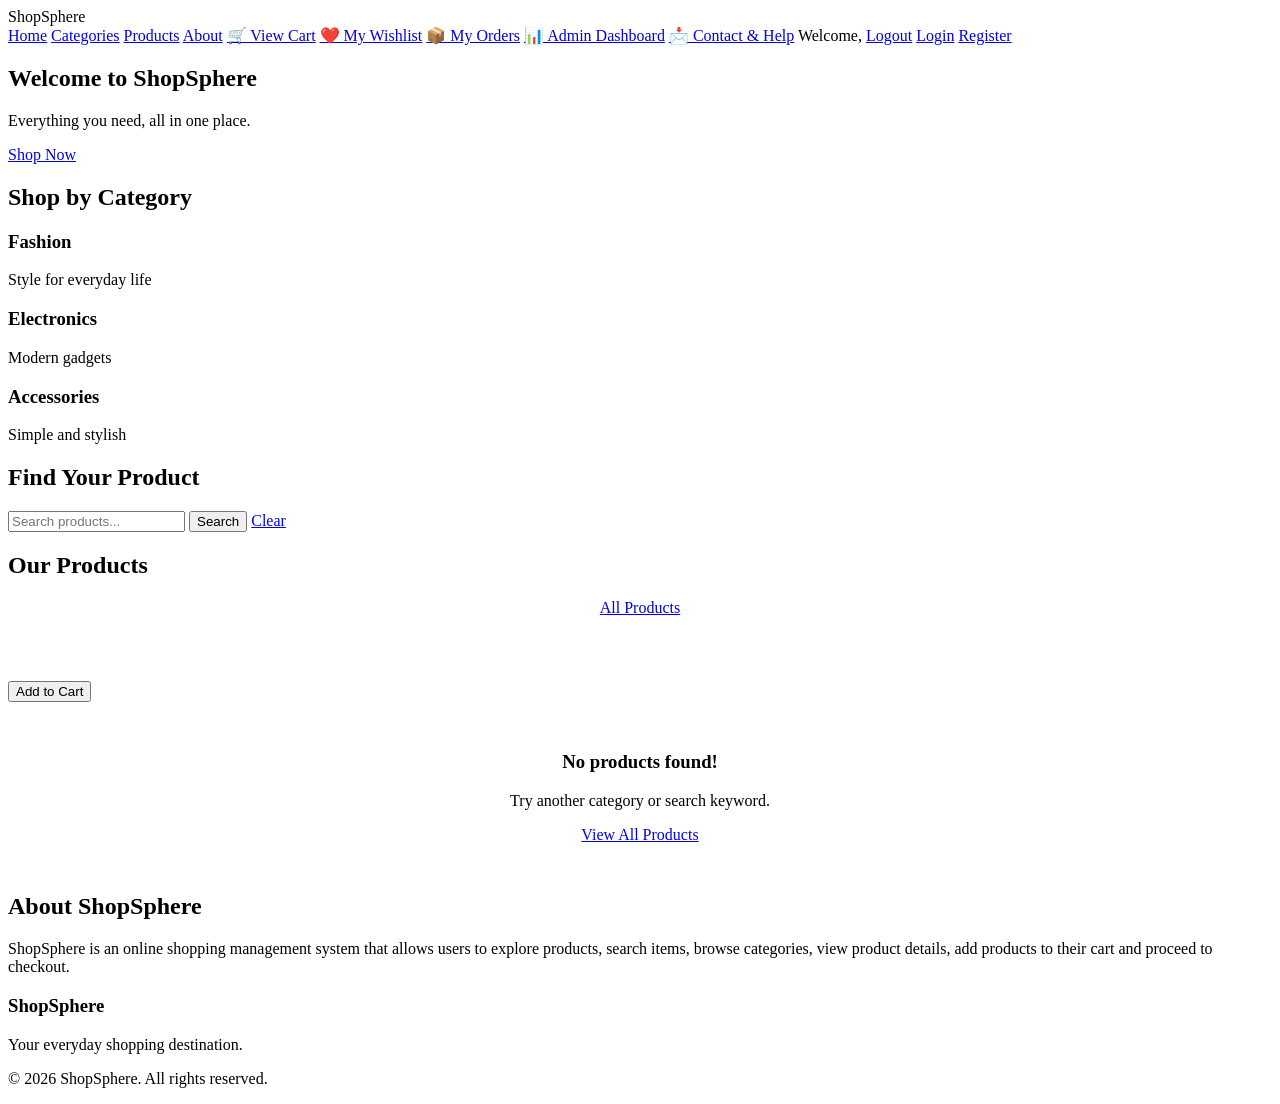
<file: src/main/resources/templates/index.html>
<!-- ShopSphere Home Page View Template -->
<!DOCTYPE html>
<html lang="en" xmlns:th="http://www.thymeleaf.org">

<head>
    <meta charset="UTF-8">
    <meta name="viewport" content="width=device-width, initial-scale=1.0">
    <title>ShopSphere - Online Shopping</title>
    <link rel="stylesheet" th:href="@{/css/style.css}">
</head>

<body>

<header>
    <div class="logo">ShopSphere</div>

    <nav>
        <a href="/">Home</a>
        <a href="#categories">Categories</a>
        <a href="#products">Products</a>
        <a href="#about">About</a>
        <a href="/cart">🛒 View Cart</a>
        <a href="/wishlist">❤️ My Wishlist</a>
        <a href="/order-history">📦 My Orders</a>
        <a href="/admin">📊 Admin Dashboard</a>
        <a href="/contact">📩 Contact & Help</a>

        <span th:if="${session.loggedInUser != null}">
            Welcome, <span th:text="${session.loggedInUser}"></span>
            <a href="/logout">Logout</a>
        </span>

        <span th:if="${session.loggedInUser == null}">
            <a href="/login">Login</a>
            <a href="/register">Register</a>
        </span>
    </nav>
</header>

<section class="hero">
    <h1>Welcome to ShopSphere</h1>
    <p>Everything you need, all in one place.</p>
    <a href="#products" class="shop-button">Shop Now</a>
</section>

<section class="categories" id="categories">

    <h2>Shop by Category</h2>

    <div class="category-container">

        <a href="/?category=Fashion#products"
           class="category-card"
           style="text-decoration:none; color:inherit;">
            <h3>Fashion</h3>
            <p>Style for everyday life</p>
        </a>

        <a href="/?category=Electronics#products"
           class="category-card"
           style="text-decoration:none; color:inherit;">
            <h3>Electronics</h3>
            <p>Modern gadgets</p>
        </a>

        <a href="/?category=Accessories#products"
           class="category-card"
           style="text-decoration:none; color:inherit;">
            <h3>Accessories</h3>
            <p>Simple and stylish</p>
        </a>

    </div>

</section>

<section class="search-section">

    <h2>Find Your Product</h2>

    <form action="/" method="get">

        <input type="text"
               name="keyword"
               placeholder="Search products..."
               th:value="${keyword}">

        <input type="hidden" name="category" th:value="${category}">

        <button type="submit">Search</button>

        <a href="/" class="shop-button">Clear</a>

    </form>

</section>

<section class="products" id="products">

    <h2>Our Products</h2>

    <div style="text-align:center; margin-bottom:25px;">
        <a href="/" class="shop-button">All Products</a>
    </div>

    <div class="product-container">

        <div class="product-card" th:each="product : ${products}">

            <a th:href="@{/product/{id}(id=${product.id})}">
                <img th:src="${product.image}"
                     th:alt="${product.name}">
            </a>

            <a th:href="@{/product/{id}(id=${product.id})}"
               style="text-decoration:none; color:inherit;">
                <h3 th:text="${product.name}"></h3>
            </a>

            <p th:text="${product.description}"></p>
            <p th:text="${product.category}"></p>

            <h4 th:text="|₹${product.price}|"></h4>

            <form action="/add-to-cart" method="post">
                <input type="hidden" name="id" th:value="${product.id}">
                <input type="hidden" name="name" th:value="${product.name}">
                <input type="hidden" name="price" th:value="${product.price}">
                <input type="hidden" name="image" th:value="${product.image}">
                <button type="submit">Add to Cart</button>
            </form>

        </div>

    </div>

    <div th:if="${products.isEmpty()}"
         style="text-align:center; padding:30px;">
        <h3>No products found!</h3>
        <p>Try another category or search keyword.</p>
        <a href="/" class="shop-button">View All Products</a>
    </div>

</section>

<section class="about" id="about">

    <h2>About ShopSphere</h2>

    <p>
        ShopSphere is an online shopping management system
        that allows users to explore products, search items,
        browse categories, view product details,
        add products to their cart and proceed to checkout.
    </p>

</section>

<footer>
    <h3>ShopSphere</h3>
    <p>Your everyday shopping destination.</p>
    <p>© 2026 ShopSphere. All rights reserved.</p>
</footer>

</body>
</html>
</file>
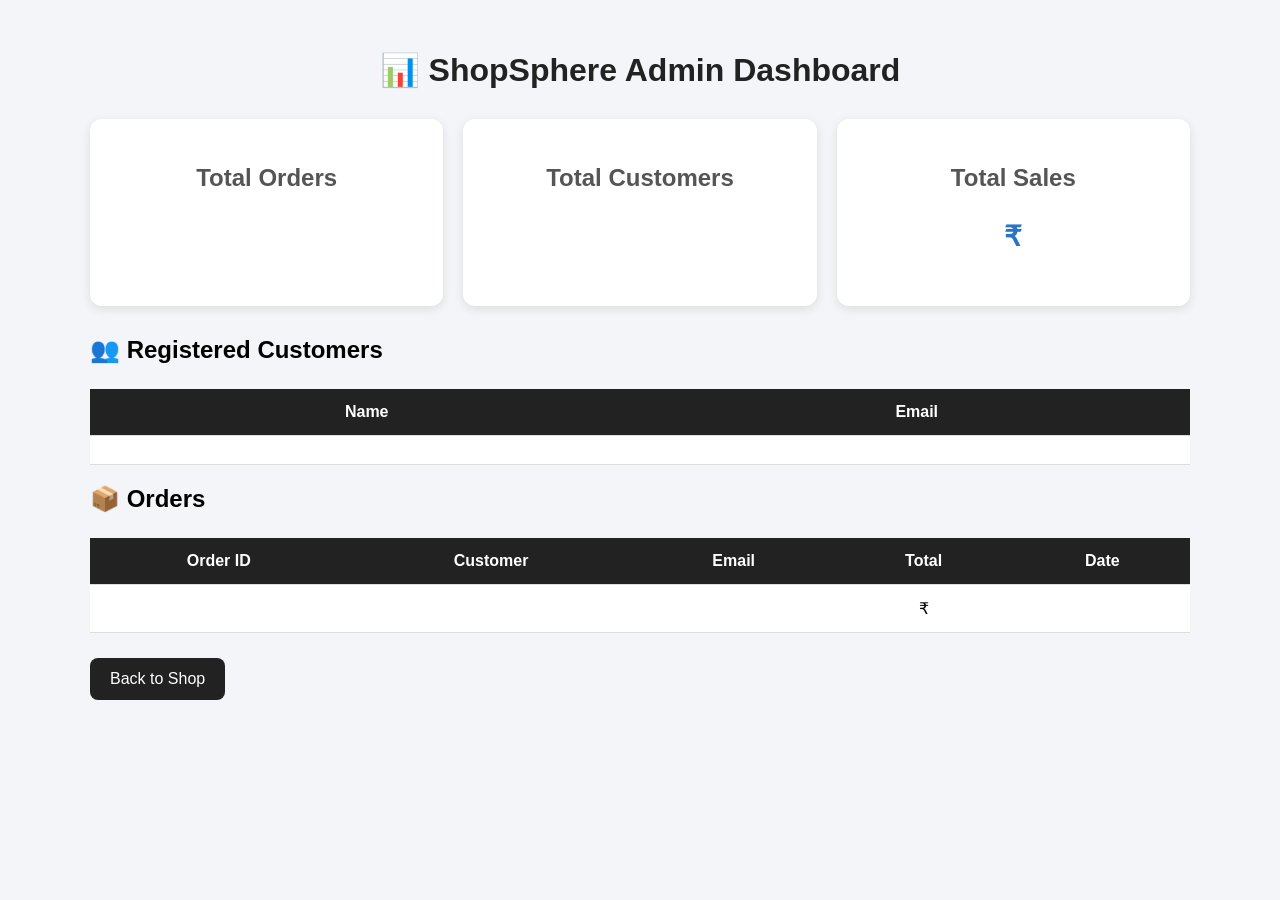
<file: src/main/resources/templates/admin.html>
<!DOCTYPE html>
<html xmlns:th="http://www.thymeleaf.org">
<head>
    <title>ShopSphere Admin</title>

    <style>
        body {
            font-family: Arial, sans-serif;
            background: #f3f5f9;
            margin: 0;
            padding: 30px;
        }

        .container {
            max-width: 1100px;
            margin: auto;
        }

        h1 {
            text-align: center;
            color: #222;
        }

        .cards {
            display: grid;
            grid-template-columns: repeat(auto-fit, minmax(200px, 1fr));
            gap: 20px;
            margin: 30px 0;
        }

        .card {
            background: white;
            padding: 25px;
            border-radius: 12px;
            box-shadow: 0 3px 10px #ddd;
            text-align: center;
        }

        .card h2 {
            color: #555;
        }

        .card p {
            font-size: 28px;
            font-weight: bold;
            color: #2874c7;
        }

        table {
            width: 100%;
            background: white;
            border-collapse: collapse;
            margin-top: 25px;
        }

        th, td {
            padding: 14px;
            border-bottom: 1px solid #ddd;
            text-align: center;
        }

        th {
            background: #222;
            color: white;
        }

        .back {
            display: inline-block;
            margin-top: 25px;
            padding: 12px 20px;
            background: #222;
            color: white;
            text-decoration: none;
            border-radius: 8px;
        }
    </style>
</head>

<body>

<div class="container">

    <h1>📊 ShopSphere Admin Dashboard</h1>

    <div class="cards">

        <div class="card">
            <h2>Total Orders</h2>
            <p th:text="${totalOrders}"></p>
        </div>

        <div class="card">
            <h2>Total Customers</h2>
            <p th:text="${totalCustomers}"></p>
        </div>

        <div class="card">
            <h2>Total Sales</h2>
            <p>₹<span th:text="${totalSales}"></span></p>
        </div>

    </div>

    <h2>👥 Registered Customers</h2>

    <table>
        <tr>
            <th>Name</th>
            <th>Email</th>
        </tr>

        <tr th:each="customer : ${customers}">
            <td th:text="${customer.name}"></td>
            <td th:text="${customer.email}"></td>
        </tr>
    </table>

    <h2>📦 Orders</h2>

    <table>
        <tr>
            <th>Order ID</th>
            <th>Customer</th>
            <th>Email</th>
            <th>Total</th>
            <th>Date</th>
        </tr>

        <tr th:each="order : ${orders}">
            <td th:text="${order.orderId}"></td>
            <td th:text="${order.customerName}"></td>
            <td th:text="${order.email}"></td>
            <td>₹<span th:text="${order.total}"></span></td>
            <td th:text="${#temporals.format(order.orderDate, 'dd-MM-yyyy HH:mm')}"></td>
        </tr>
    </table>

    <a href="/" class="back">Back to Shop</a>

</div>

</body>
</html>
</file>
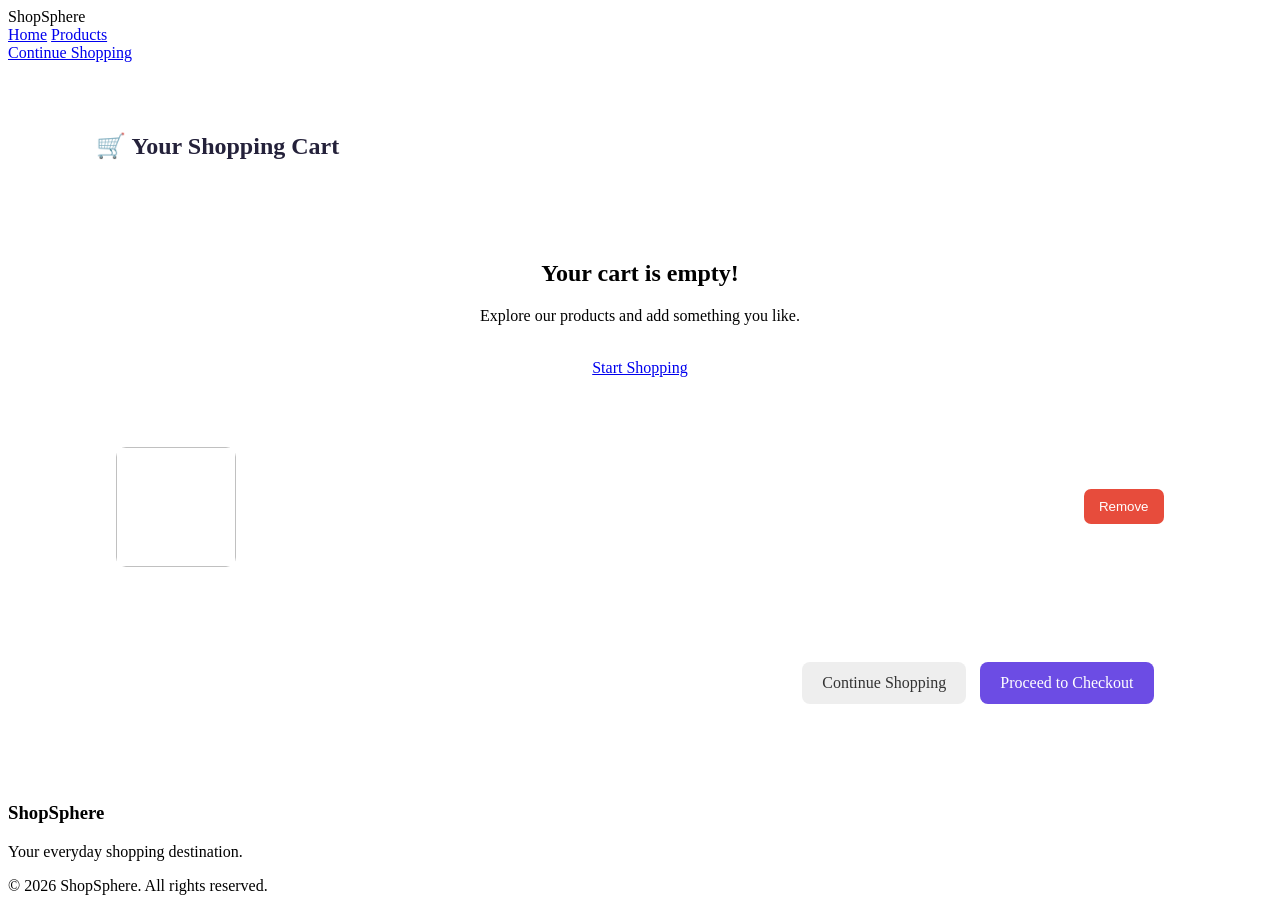
<file: src/main/resources/templates/cart.html>
<!DOCTYPE html>
<html lang="en" xmlns:th="http://www.thymeleaf.org">

<head>
    <meta charset="UTF-8">
    <meta name="viewport" content="width=device-width, initial-scale=1.0">
    <title>ShopSphere - Shopping Cart</title>
    <link rel="stylesheet" th:href="@{/css/style.css}">

    <style>
        .cart-page {
            padding: 50px 7%;
        }

        .cart-page h1 {
            margin-bottom: 30px;
            color: #24213a;
        }

        .cart-item {
            display: flex;
            align-items: center;
            gap: 25px;
            background: white;
            padding: 20px;
            margin-bottom: 20px;
            border-radius: 12px;
        }

        .cart-item img {
            width: 120px;
            height: 120px;
            object-fit: cover;
            border-radius: 10px;
        }

        .cart-details {
            flex: 1;
        }

        .cart-details h3 {
            margin-bottom: 10px;
        }

        .cart-details p {
            margin-bottom: 8px;
            color: #666;
        }

        .remove-button {
            background: #e74c3c;
            color: white;
            border: none;
            padding: 10px 15px;
            border-radius: 7px;
            cursor: pointer;
        }

        .cart-total {
            background: white;
            padding: 25px;
            border-radius: 12px;
            text-align: right;
            margin-top: 25px;
        }

        .cart-total h2 {
            color: #6c4ce4;
            margin-bottom: 20px;
        }

        .continue-button,
        .checkout-button {
            display: inline-block;
            padding: 12px 20px;
            border-radius: 8px;
            text-decoration: none;
            margin: 5px;
        }

        .continue-button {
            background: #eee;
            color: #333;
        }

        .checkout-button {
            background: #6c4ce4;
            color: white;
        }

        .empty-cart {
            text-align: center;
            background: white;
            padding: 50px;
            border-radius: 12px;
        }

        @media (max-width: 600px) {
            .cart-item {
                flex-direction: column;
                text-align: center;
            }
        }
    </style>
</head>

<body>

    <header>
        <div class="logo">ShopSphere</div>

        <nav>
            <a href="/">Home</a>
            <a href="/#products">Products</a>
        </nav>

        <div class="header-buttons">
            <a href="/" class="login">Continue Shopping</a>
        </div>
    </header>

    <section class="cart-page">

        <h1>🛒 Your Shopping Cart</h1>

        <div th:if="${cart.isEmpty()}" class="empty-cart">
            <h2>Your cart is empty!</h2>
            <p>Explore our products and add something you like.</p>
            <br>
            <a href="/" class="shop-button">Start Shopping</a>
        </div>

        <div th:unless="${cart.isEmpty()}">

            <div class="cart-item" th:each="item : ${cart}">

                <img th:src="${item.product.image}"
                     th:alt="${item.product.name}">

                <div class="cart-details">
                    <h3 th:text="${item.product.name}"></h3>

                    <p th:text="|Price: ₹${item.product.price}|"></p>

                    <p th:text="|Quantity: ${item.quantity}|"></p>

                    <h3 th:text="|Subtotal: ₹${item.subtotal}|"></h3>
                </div>

                <form action="/remove-from-cart" method="post">
                    <input type="hidden"
                           name="id"
                           th:value="${item.product.id}">

                    <button class="remove-button" type="submit">
                        Remove
                    </button>
                </form>

            </div>

            <div class="cart-total">

                <h2 th:text="|Total: ₹${total}|"></h2>

                <a href="/" class="continue-button">Continue Shopping</a>

                <a href="/checkout" class="checkout-button">Proceed to Checkout</a>

            </div>

        </div>

    </section>

    <footer>
        <h3>ShopSphere</h3>
        <p>Your everyday shopping destination.</p>
        <p>© 2026 ShopSphere. All rights reserved.</p>
    </footer>

</body>
</html>
</file>
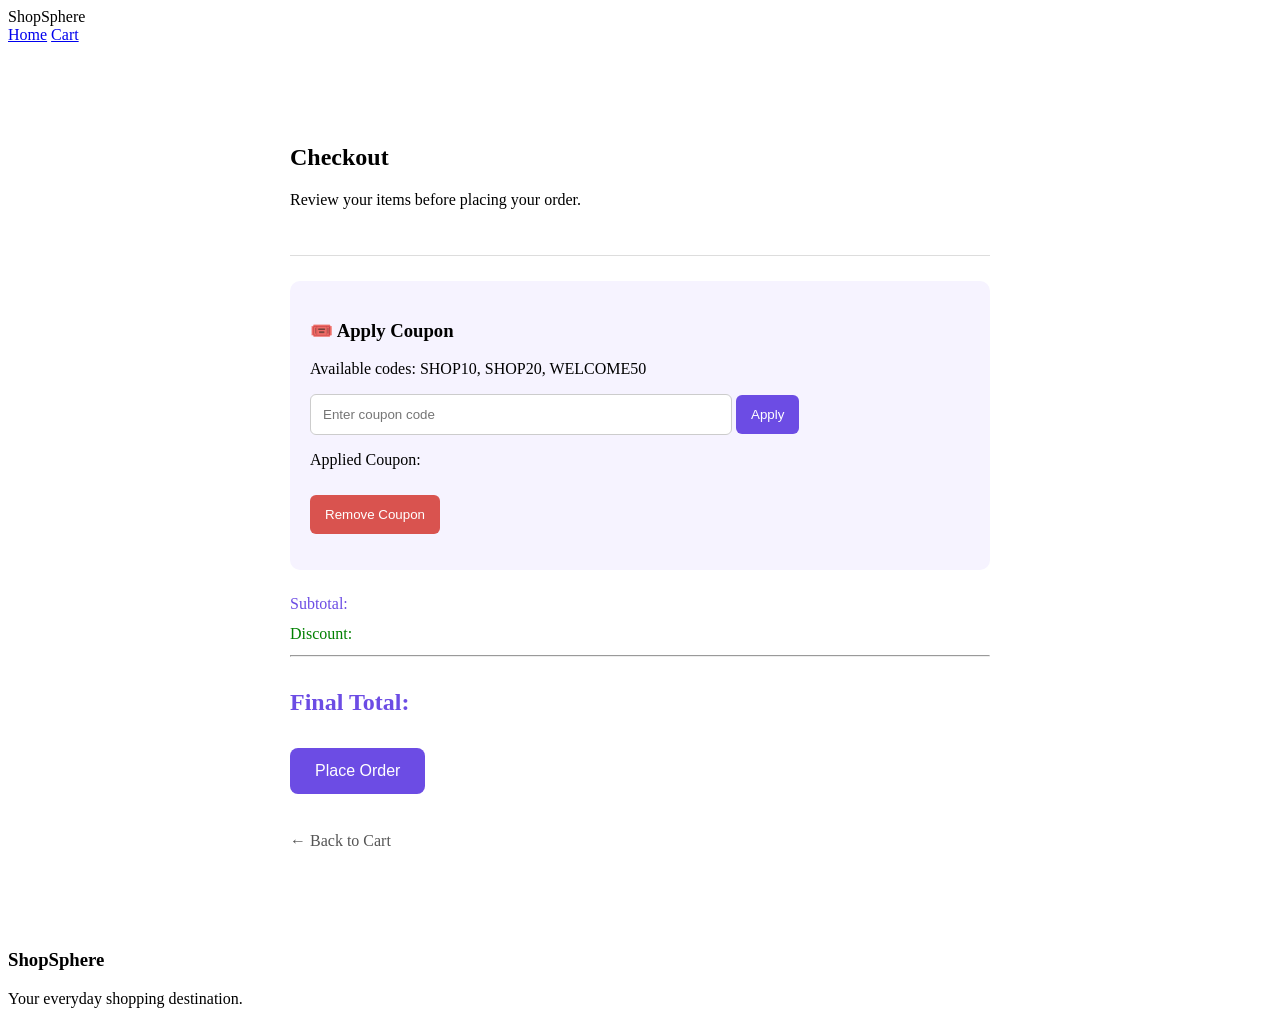
<file: src/main/resources/templates/checkout.html>
<!DOCTYPE html>
<html lang="en" xmlns:th="http://www.thymeleaf.org">

<head>
    <meta charset="UTF-8">
    <meta name="viewport" content="width=device-width, initial-scale=1.0">
    <title>ShopSphere - Checkout</title>

    <link rel="stylesheet" th:href="@{/css/style.css}">

    <style>
        .checkout-page {
            padding: 50px 8%;
        }

        .checkout-box {
            max-width: 700px;
            margin: auto;
            background: white;
            padding: 30px;
            border-radius: 15px;
        }

        .checkout-item {
            display: flex;
            justify-content: space-between;
            padding: 15px 0;
            border-bottom: 1px solid #ddd;
        }

        .checkout-total {
            text-align: right;
            margin-top: 25px;
            color: #6c4ce4;
        }

        .place-order-button {
            background: #6c4ce4;
            color: white;
            border: none;
            padding: 14px 25px;
            border-radius: 8px;
            cursor: pointer;
            font-size: 16px;
        }

        .back-button {
            display: inline-block;
            margin-top: 20px;
            text-decoration: none;
            color: #555;
        }

        .coupon-box {
            margin-top: 25px;
            padding: 20px;
            background: #f6f3ff;
            border-radius: 10px;
        }

        .coupon-box input {
            padding: 12px;
            width: 60%;
            border: 1px solid #ccc;
            border-radius: 6px;
        }

        .coupon-box button {
            padding: 12px 15px;
            background: #6c4ce4;
            color: white;
            border: none;
            border-radius: 6px;
            cursor: pointer;
        }

        .coupon-message {
            margin-top: 12px;
            color: #287a39;
        }

        .discount {
            color: green;
        }

        .remove-coupon {
            background: #d9534f !important;
            margin-top: 10px;
        }

        .price-row {
            display: flex;
            justify-content: space-between;
            margin: 12px 0;
        }
    </style>
</head>

<body>

<header>
    <div class="logo">ShopSphere</div>

    <nav>
        <a href="/">Home</a>
        <a href="/cart">Cart</a>
    </nav>
</header>

<section class="checkout-page">

    <div class="checkout-box">

        <h1>Checkout</h1>
        <p>Review your items before placing your order.</p>

        <!-- Cart Items -->

        <div class="checkout-item" th:each="item : ${cart}">
            <span>
                <b th:text="${item.product.name}"></b>
                <span th:text="| × ${item.quantity}|"></span>
            </span>

            <span th:text="|₹${item.subtotal}|"></span>
        </div>

        <!-- Coupon Section -->

        <div class="coupon-box">

            <h3>🎟️ Apply Coupon</h3>

            <p>Available codes: SHOP10, SHOP20, WELCOME50</p>

            <form action="/apply-coupon" method="post"
                  th:if="${couponCode == null}">

                <input type="text"
                       name="couponCode"
                       placeholder="Enter coupon code"
                       required>

                <button type="submit">Apply</button>

            </form>

            <div th:if="${couponCode != null}">

                <p>
                    Applied Coupon:
                    <strong th:text="${couponCode}"></strong>
                </p>

                <form action="/remove-coupon" method="post">
                    <button type="submit" class="remove-coupon">
                        Remove Coupon
                    </button>
                </form>

            </div>

            <p class="coupon-message"
               th:if="${couponMessage != null}"
               th:text="${couponMessage}">
            </p>

        </div>

        <!-- Price Calculation -->

        <div class="checkout-total">

            <div class="price-row">
                <span>Subtotal:</span>
                <span th:text="|₹${subtotal}|"></span>
            </div>

            <div class="price-row discount">
                <span>Discount:</span>
                <span th:text="|− ₹${discount}|"></span>
            </div>

            <hr>

            <div class="price-row">
                <h2>Final Total:</h2>
                <h2 th:text="|₹${total}|"></h2>
            </div>

        </div>

        <!-- Place Order -->

        <form action="/place-order" method="post">

            <button type="submit" class="place-order-button">
                Place Order
            </button>

        </form>

        <br>

        <a href="/cart" class="back-button">← Back to Cart</a>

    </div>

</section>

<footer>
    <h3>ShopSphere</h3>
    <p>Your everyday shopping destination.</p>
</footer>

</body>
</html>
</file>
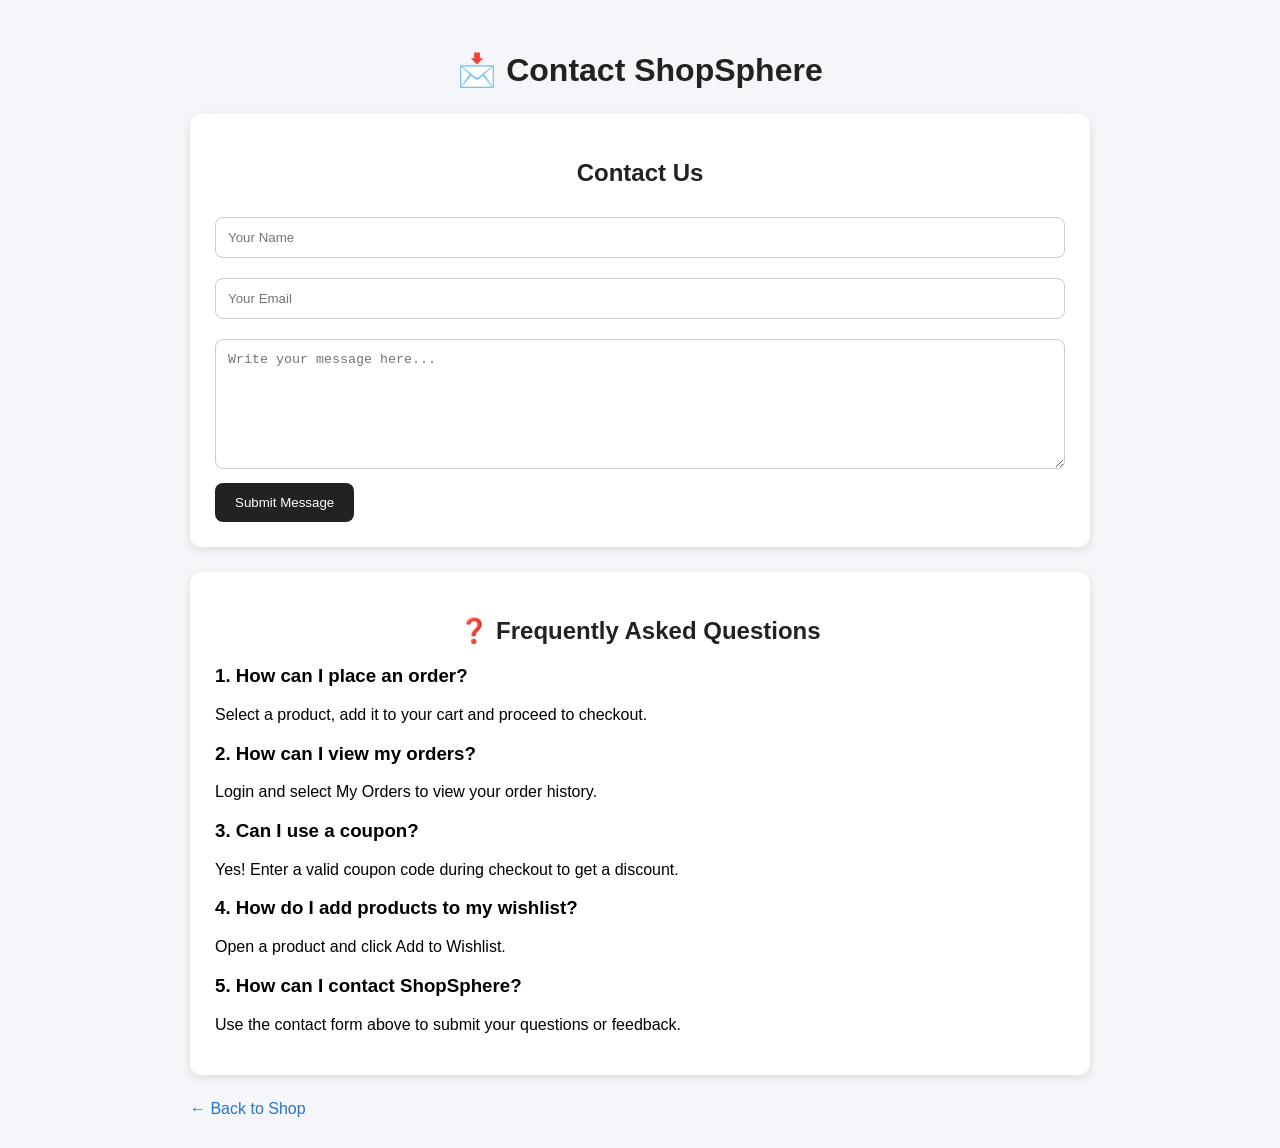
<file: src/main/resources/templates/contact.html>
<!DOCTYPE html>
<html xmlns:th="http://www.thymeleaf.org">
<head>
    <title>Contact Us - ShopSphere</title>

    <style>
        body {
            font-family: Arial, sans-serif;
            background: #f4f6f9;
            margin: 0;
            padding: 30px;
        }

        .container {
            max-width: 900px;
            margin: auto;
        }

        h1, h2 {
            text-align: center;
            color: #222;
        }

        .box {
            background: white;
            padding: 25px;
            margin: 25px 0;
            border-radius: 12px;
            box-shadow: 0 3px 10px #ddd;
        }

        input, textarea {
            width: 100%;
            padding: 12px;
            margin: 10px 0;
            border: 1px solid #ccc;
            border-radius: 8px;
            box-sizing: border-box;
        }

        textarea {
            height: 130px;
        }

        button {
            background: #222;
            color: white;
            border: none;
            padding: 12px 20px;
            border-radius: 8px;
            cursor: pointer;
        }

        .success {
            color: green;
            text-align: center;
        }

        a {
            color: #2874c7;
            text-decoration: none;
        }
    </style>
</head>

<body>

<div class="container">

    <h1>📩 Contact ShopSphere</h1>

    <div class="box">

        <h2>Contact Us</h2>

        <p th:if="${success}" class="success" th:text="${success}"></p>

        <form action="/contact" method="post">

            <input type="text" name="name"
                   placeholder="Your Name" required>

            <input type="email" name="email"
                   placeholder="Your Email" required>

            <textarea name="message"
                      placeholder="Write your message here..."
                      required></textarea>

            <button type="submit">Submit Message</button>

        </form>

    </div>

    <div class="box">

        <h2>❓ Frequently Asked Questions</h2>

        <h3>1. How can I place an order?</h3>
        <p>Select a product, add it to your cart and proceed to checkout.</p>

        <h3>2. How can I view my orders?</h3>
        <p>Login and select My Orders to view your order history.</p>

        <h3>3. Can I use a coupon?</h3>
        <p>Yes! Enter a valid coupon code during checkout to get a discount.</p>

        <h3>4. How do I add products to my wishlist?</h3>
        <p>Open a product and click Add to Wishlist.</p>

        <h3>5. How can I contact ShopSphere?</h3>
        <p>Use the contact form above to submit your questions or feedback.</p>

    </div>

    <a href="/">← Back to Shop</a>

</div>

</body>
</html>
</file>
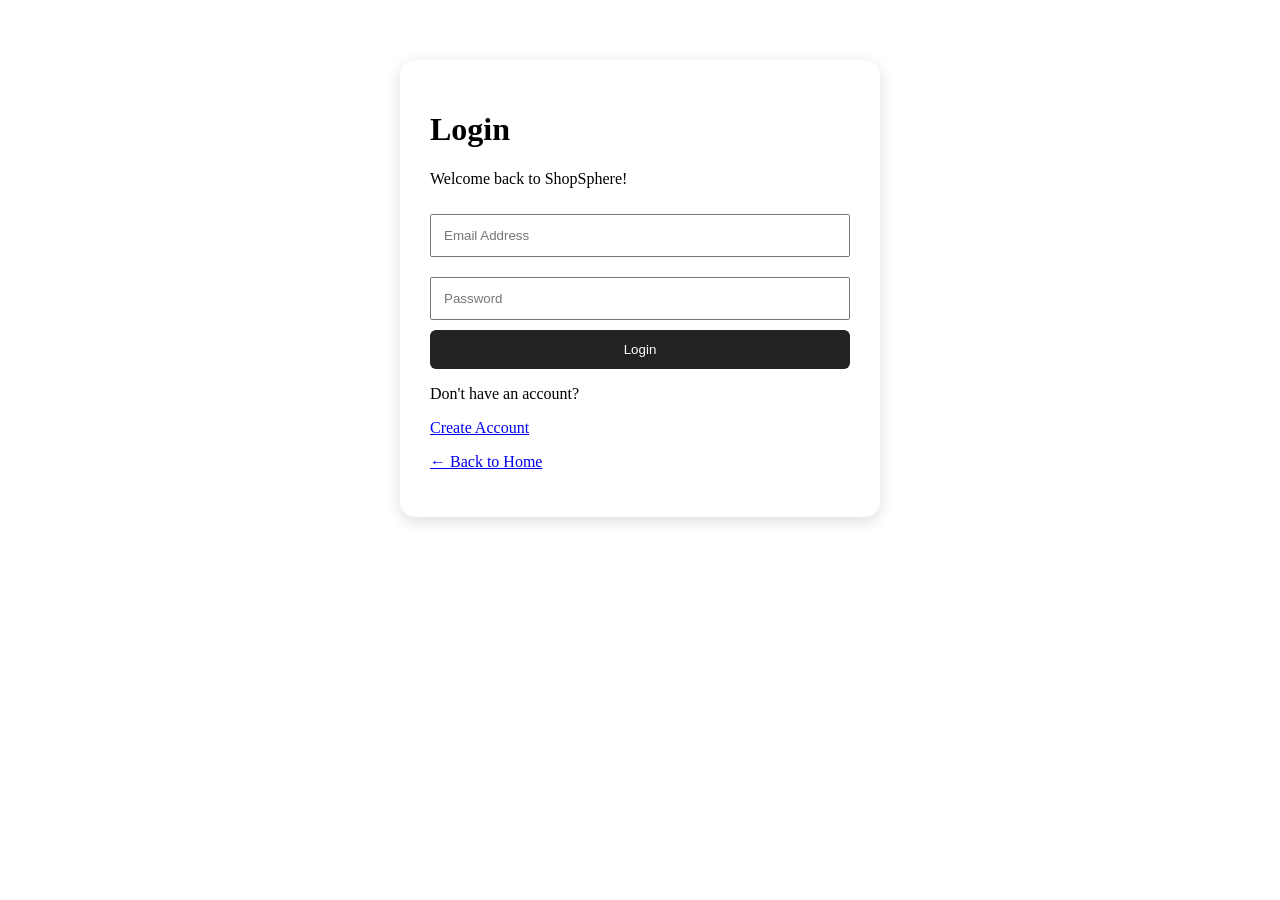
<file: src/main/resources/templates/login.html>
<!DOCTYPE html>
<html xmlns:th="http://www.thymeleaf.org">
<head>
    <meta charset="UTF-8">
    <title>Login - ShopSphere</title>
    <link rel="stylesheet" th:href="@{/css/style.css}">
    <style>
        .account-box {
            max-width: 420px;
            margin: 60px auto;
            padding: 30px;
            background: white;
            border-radius: 15px;
            box-shadow: 0 4px 15px #ddd;
        }

        .account-box input {
            width: 100%;
            padding: 12px;
            margin: 10px 0;
            box-sizing: border-box;
        }

        .account-box button {
            width: 100%;
            padding: 12px;
            background: #222;
            color: white;
            border: none;
            border-radius: 6px;
            cursor: pointer;
        }

        .message {
            color: #007b45;
            font-weight: bold;
        }
    </style>
</head>
<body>

<div class="account-box">

    <h1>Login</h1>
    <p>Welcome back to ShopSphere!</p>

    <p class="message" th:text="${message}"></p>

    <form action="/login" method="post">

        <input type="email" name="email"
               placeholder="Email Address" required>

        <input type="password" name="password"
               placeholder="Password" required>

        <button type="submit">Login</button>

    </form>

    <p>Don't have an account?</p>
    <a href="/register">Create Account</a>

    <p><a href="/">← Back to Home</a></p>

</div>

</body>
</html>
</file>
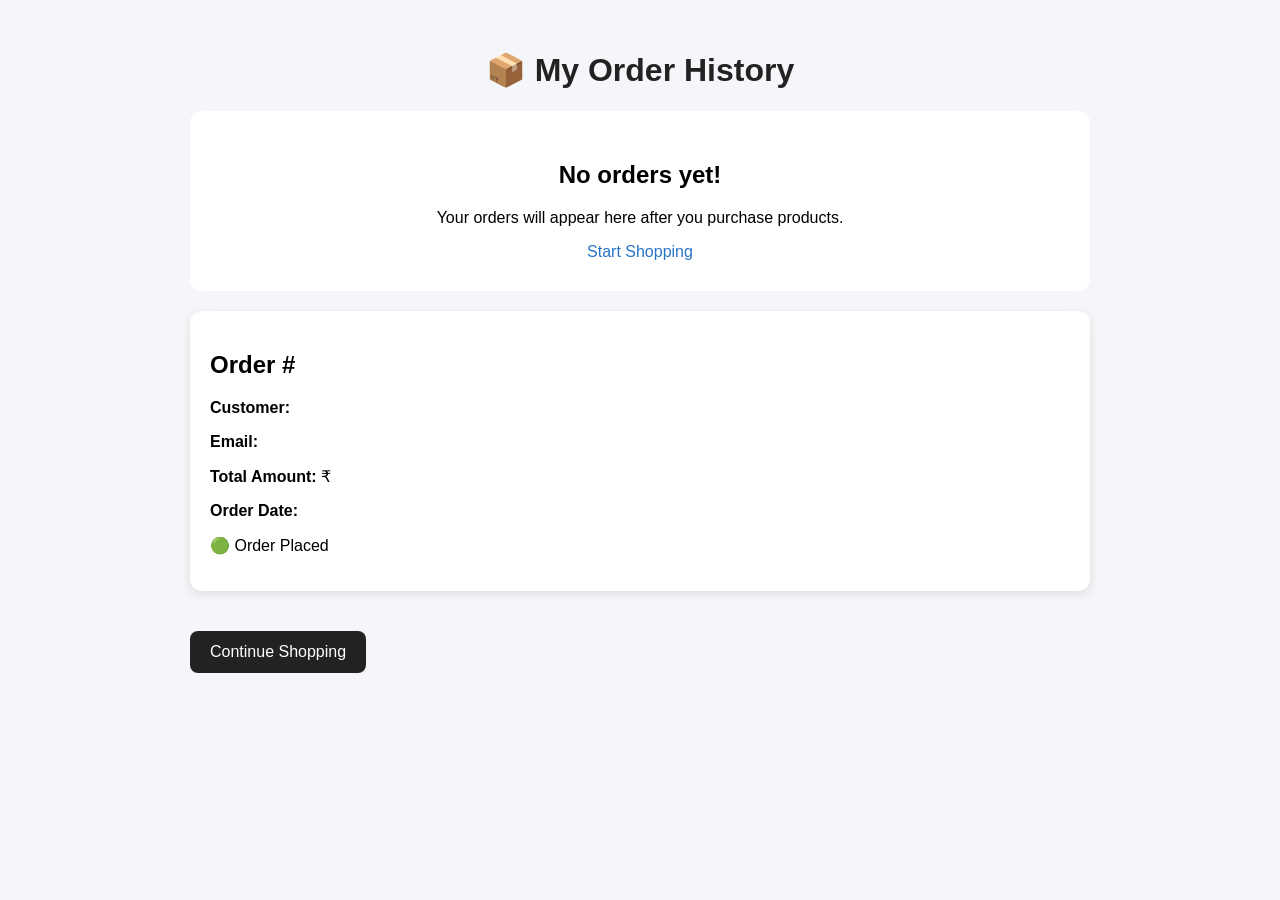
<file: src/main/resources/templates/order-history.html>
<!DOCTYPE html>
<html xmlns:th="http://www.thymeleaf.org">
<head>
    <title>Order History - ShopSphere</title>

    <style>
        body {
            font-family: Arial, sans-serif;
            background: #f4f6f9;
            margin: 0;
            padding: 30px;
        }

        .container {
            max-width: 900px;
            margin: auto;
        }

        h1 {
            text-align: center;
            color: #222;
        }

        .order-card {
            background: white;
            padding: 20px;
            margin: 20px 0;
            border-radius: 12px;
            box-shadow: 0 3px 10px #ddd;
        }

        .order-card p {
            font-size: 16px;
        }

        .empty {
            text-align: center;
            background: white;
            padding: 30px;
            border-radius: 12px;
        }

        a {
            text-decoration: none;
            color: #2874c7;
        }

        .back {
            display: inline-block;
            margin-top: 20px;
            background: #222;
            color: white;
            padding: 12px 20px;
            border-radius: 8px;
        }
    </style>
</head>

<body>

<div class="container">

    <h1>📦 My Order History</h1>

    <div th:if="${orders.isEmpty()}" class="empty">
        <h2>No orders yet!</h2>
        <p>Your orders will appear here after you purchase products.</p>
        <a href="/">Start Shopping</a>
    </div>

    <div th:each="order : ${orders}" class="order-card">

        <h2>Order #<span th:text="${order.orderId}"></span></h2>

        <p>
            <strong>Customer:</strong>
            <span th:text="${order.customerName}"></span>
        </p>

        <p>
            <strong>Email:</strong>
            <span th:text="${order.email}"></span>
        </p>

        <p>
            <strong>Total Amount:</strong>
            ₹<span th:text="${order.total}"></span>
        </p>

        <p>
            <strong>Order Date:</strong>
            <span th:text="${#temporals.format(order.orderDate, 'dd-MM-yyyy HH:mm')}"></span>
        </p>

        <p>🟢 Order Placed</p>

    </div>

    <a href="/" class="back">Continue Shopping</a>

</div>

</body>
</html>
</file>
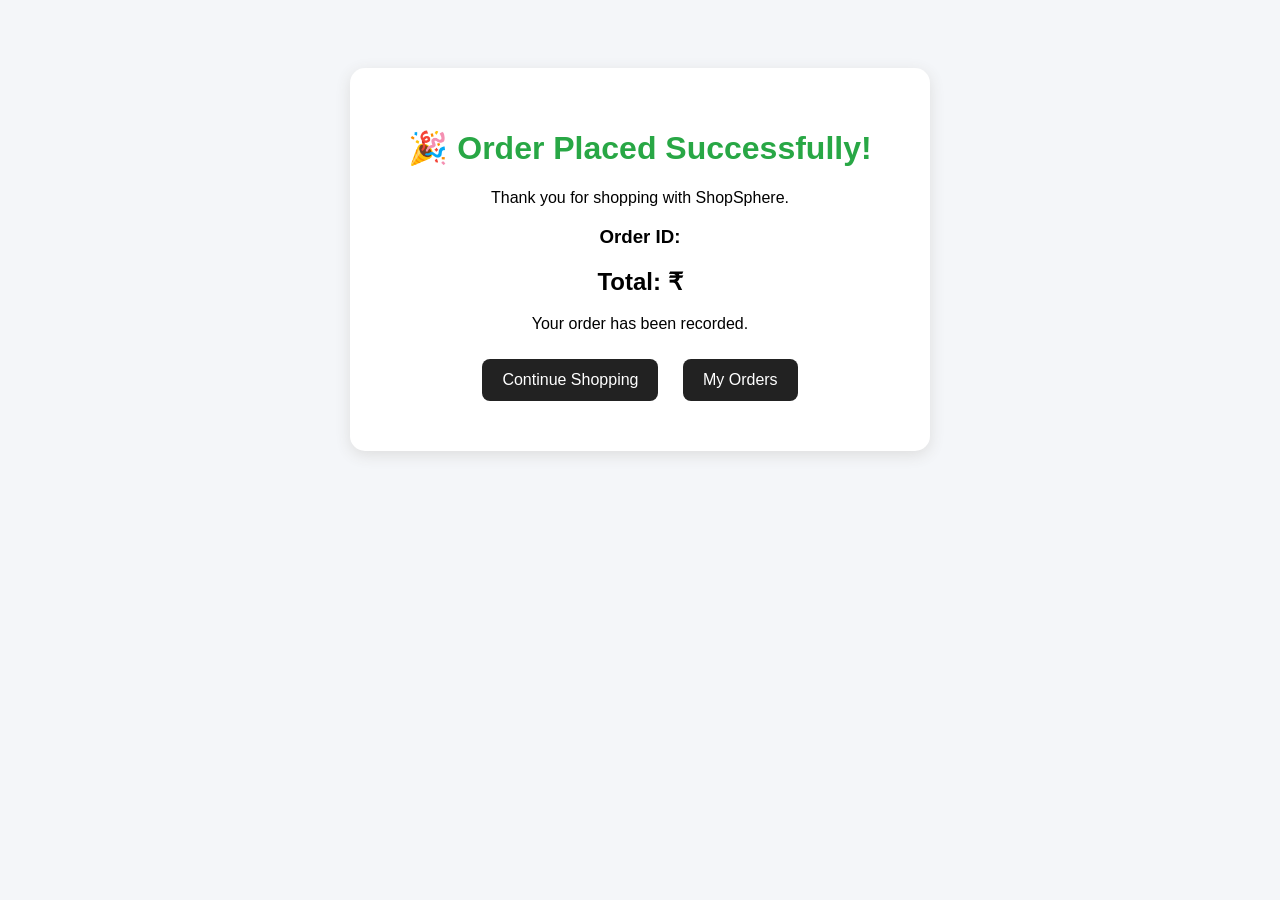
<file: src/main/resources/templates/order-success.html>
<!DOCTYPE html>
<html xmlns:th="http://www.thymeleaf.org">
<head>
    <title>Order Successful - ShopSphere</title>

    <style>
        body {
            font-family: Arial, sans-serif;
            background: #f4f6f9;
            text-align: center;
            padding: 60px 20px;
        }

        .box {
            background: white;
            max-width: 500px;
            margin: auto;
            padding: 40px;
            border-radius: 15px;
            box-shadow: 0 4px 15px #ddd;
        }

        h1 {
            color: #28a745;
        }

        a {
            display: inline-block;
            margin: 10px;
            padding: 12px 20px;
            background: #222;
            color: white;
            text-decoration: none;
            border-radius: 8px;
        }
    </style>
</head>

<body>

<div class="box">

    <h1>🎉 Order Placed Successfully!</h1>

    <p>Thank you for shopping with ShopSphere.</p>

    <h3>Order ID: <span th:text="${orderId}"></span></h3>

    <h2>Total: ₹<span th:text="${total}"></span></h2>

    <p>Your order has been recorded.</p>

    <a href="/">Continue Shopping</a>

    <a href="/order-history">My Orders</a>

</div>

</body>
</html>
</file>
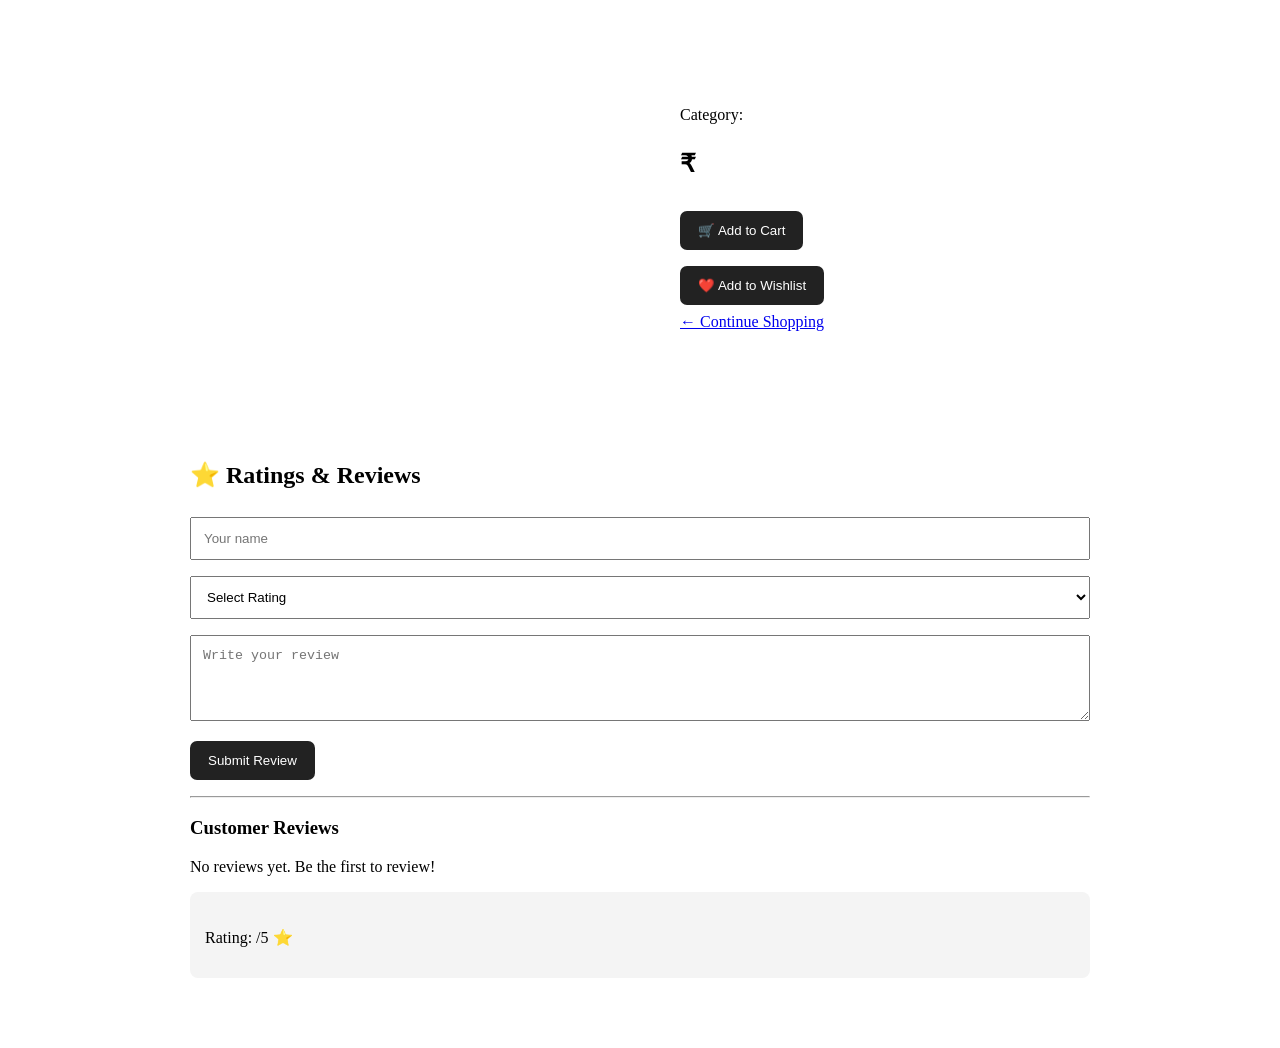
<file: src/main/resources/templates/product-details.html>
<!DOCTYPE html>
<html xmlns:th="http://www.thymeleaf.org">
<head>
    <title>Product Details - ShopSphere</title>
    <link rel="stylesheet" th:href="@{/css/style.css}">

    <style>
        .details-container {
            max-width: 1100px;
            margin: 40px auto;
            padding: 25px;
            display: grid;
            grid-template-columns: 1fr 1fr;
            gap: 40px;
        }

        .details-container img {
            width: 100%;
            max-height: 450px;
            object-fit: contain;
        }

        .details-info {
            padding: 20px;
        }

        .details-info h1 {
            font-size: 32px;
        }

        .price {
            font-size: 25px;
            font-weight: bold;
        }

        .feature-btn {
            display: inline-block;
            padding: 12px 18px;
            background: #222;
            color: white;
            border: none;
            border-radius: 7px;
            margin: 8px 0;
            cursor: pointer;
        }

        .review-section {
            max-width: 900px;
            margin: 30px auto;
            padding: 25px;
            background: white;
            border-radius: 12px;
        }

        .review-section input,
        .review-section select,
        .review-section textarea {
            width: 100%;
            padding: 12px;
            margin: 8px 0;
            box-sizing: border-box;
        }

        .review-card {
            padding: 15px;
            margin: 15px 0;
            background: #f4f4f4;
            border-radius: 8px;
        }

        @media(max-width: 700px) {
            .details-container {
                grid-template-columns: 1fr;
            }
        }
    </style>
</head>

<body>

<div class="details-container">

    <div>
        <img th:src="${product.image}" th:alt="${product.name}">
    </div>

    <div class="details-info">

        <h1 th:text="${product.name}"></h1>

        <p>
            Category:
            <span th:text="${product.category}"></span>
        </p>

        <p th:text="${product.description}"></p>

        <p class="price">
            ₹<span th:text="${product.price}"></span>
        </p>

        <!-- Add to Cart -->
        <form action="/add-to-cart" method="post">
            <input type="hidden" name="id" th:value="${product.id}">
            <input type="hidden" name="name" th:value="${product.name}">
            <input type="hidden" name="price" th:value="${product.price}">
            <input type="hidden" name="image" th:value="${product.image}">
            <button class="feature-btn" type="submit">🛒 Add to Cart</button>
        </form>

        <!-- Add to Wishlist -->
        <form action="/add-to-wishlist" method="post">
            <input type="hidden" name="id" th:value="${product.id}">
            <input type="hidden" name="name" th:value="${product.name}">
            <input type="hidden" name="price" th:value="${product.price}">
            <input type="hidden" name="image" th:value="${product.image}">
            <input type="hidden" name="category" th:value="${product.category}">
            <button class="feature-btn" type="submit">❤️ Add to Wishlist</button>
        </form>

        <a href="/">← Continue Shopping</a>

    </div>

</div>

<!-- Reviews -->
<div class="review-section">

    <h2>⭐ Ratings & Reviews</h2>

    <form action="/add-review" method="post">

        <input type="hidden" name="productId" th:value="${product.id}">

        <input type="text"
               name="customerName"
               placeholder="Your name"
               required>

        <select name="rating" required>
            <option value="">Select Rating</option>
            <option value="5">⭐⭐⭐⭐⭐ Excellent</option>
            <option value="4">⭐⭐⭐⭐ Very Good</option>
            <option value="3">⭐⭐⭐ Good</option>
            <option value="2">⭐⭐ Fair</option>
            <option value="1">⭐ Poor</option>
        </select>

        <textarea name="comment"
                  placeholder="Write your review"
                  rows="4"
                  required></textarea>

        <button class="feature-btn" type="submit">Submit Review</button>

    </form>

    <hr>

    <h3>Customer Reviews</h3>

    <div th:if="${#lists.isEmpty(reviews)}">
        <p>No reviews yet. Be the first to review!</p>
    </div>

    <div class="review-card" th:each="review : ${reviews}">

        <h4 th:text="${review.customerName}"></h4>

        <p>
            Rating:
            <span th:text="${review.rating}"></span>/5 ⭐
        </p>

        <p th:text="${review.comment}"></p>

    </div>

</div>

</body>
</html>
</file>
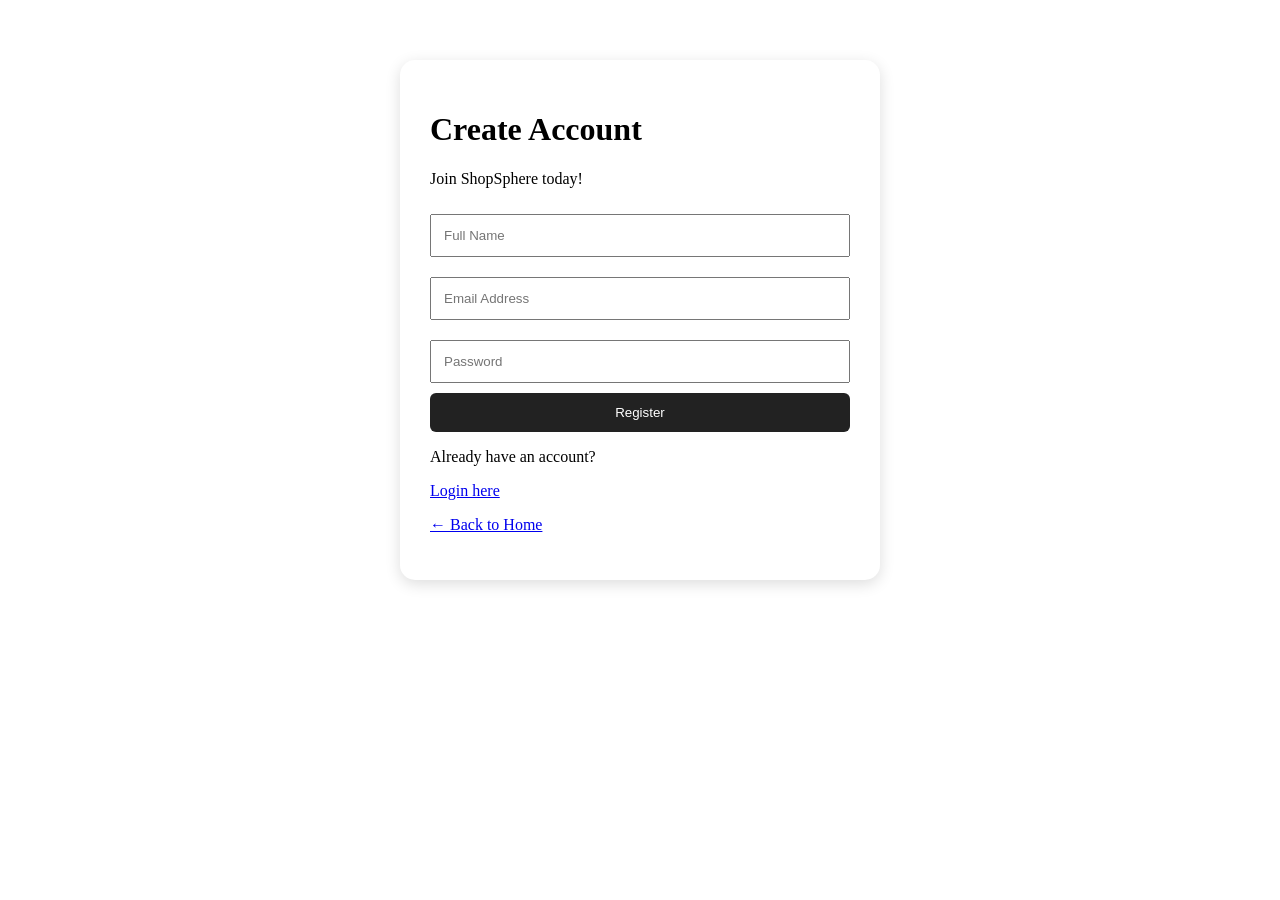
<file: src/main/resources/templates/register.html>
<!DOCTYPE html>
<html xmlns:th="http://www.thymeleaf.org">
<head>
    <meta charset="UTF-8">
    <title>Register - ShopSphere</title>
    <link rel="stylesheet" th:href="@{/css/style.css}">
    <style>
        .account-box {
            max-width: 420px;
            margin: 60px auto;
            padding: 30px;
            background: white;
            border-radius: 15px;
            box-shadow: 0 4px 15px #ddd;
        }

        .account-box input {
            width: 100%;
            padding: 12px;
            margin: 10px 0;
            box-sizing: border-box;
        }

        .account-box button {
            width: 100%;
            padding: 12px;
            background: #222;
            color: white;
            border: none;
            border-radius: 6px;
            cursor: pointer;
        }

        .message {
            color: #007b45;
            font-weight: bold;
        }
    </style>
</head>
<body>

<div class="account-box">

    <h1>Create Account</h1>
    <p>Join ShopSphere today!</p>

    <p class="message" th:text="${message}"></p>

    <form action="/register" method="post">

        <input type="text" name="name"
               placeholder="Full Name" required>

        <input type="email" name="email"
               placeholder="Email Address" required>

        <input type="password" name="password"
               placeholder="Password" required>

        <button type="submit">Register</button>

    </form>

    <p>Already have an account?</p>
    <a href="/login">Login here</a>

    <p><a href="/">← Back to Home</a></p>

</div>

</body>
</html>
</file>
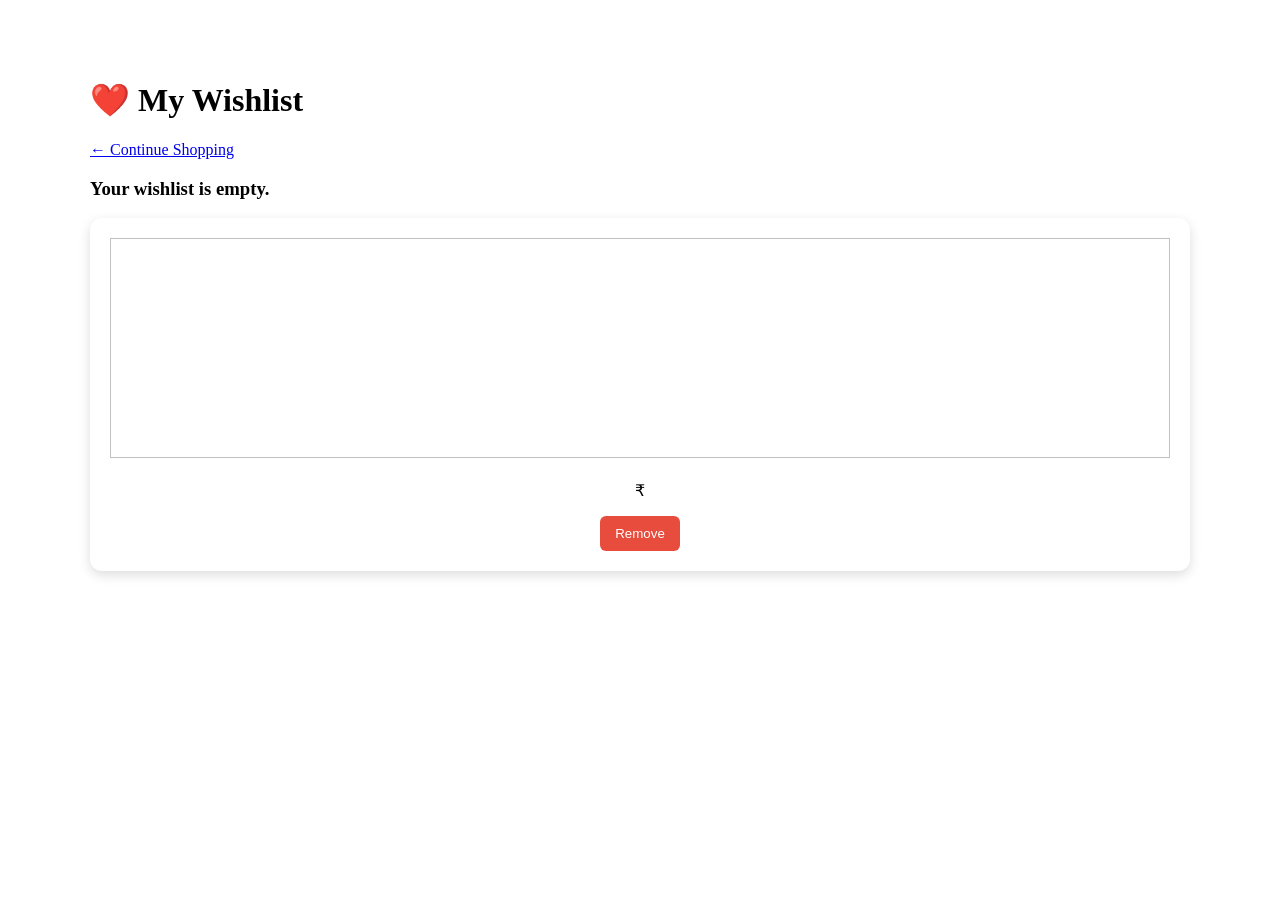
<file: src/main/resources/templates/wishlist.html>
<!DOCTYPE html>
<html xmlns:th="http://www.thymeleaf.org">
<head>
    <title>My Wishlist - ShopSphere</title>
    <link rel="stylesheet" th:href="@{/css/style.css}">
    <style>
        .wishlist-container {
            max-width: 1100px;
            margin: 40px auto;
            padding: 20px;
        }

        .wishlist-grid {
            display: grid;
            grid-template-columns: repeat(auto-fit, minmax(220px, 1fr));
            gap: 25px;
        }

        .wishlist-card {
            padding: 20px;
            border-radius: 12px;
            background: white;
            box-shadow: 0 4px 12px #ddd;
            text-align: center;
        }

        .wishlist-card img {
            width: 100%;
            height: 220px;
            object-fit: cover;
        }

        .wishlist-card button {
            padding: 10px 15px;
            border: none;
            border-radius: 6px;
            background: #e74c3c;
            color: white;
            cursor: pointer;
        }
    </style>
</head>

<body>

<div class="wishlist-container">

    <h1>❤️ My Wishlist</h1>

    <a href="/">← Continue Shopping</a>

    <div th:if="${#lists.isEmpty(wishlist)}">
        <h3>Your wishlist is empty.</h3>
    </div>

    <div class="wishlist-grid">

        <div class="wishlist-card" th:each="product : ${wishlist}">

            <img th:src="${product.image}" th:alt="${product.name}">

            <h3 th:text="${product.name}"></h3>

            <p>₹<span th:text="${product.price}"></span></p>

            <form action="/remove-from-wishlist" method="post">
                <input type="hidden" name="id" th:value="${product.id}">
                <button type="submit">Remove</button>
            </form>

        </div>

    </div>

</div>

</body>
</html>
</file>
